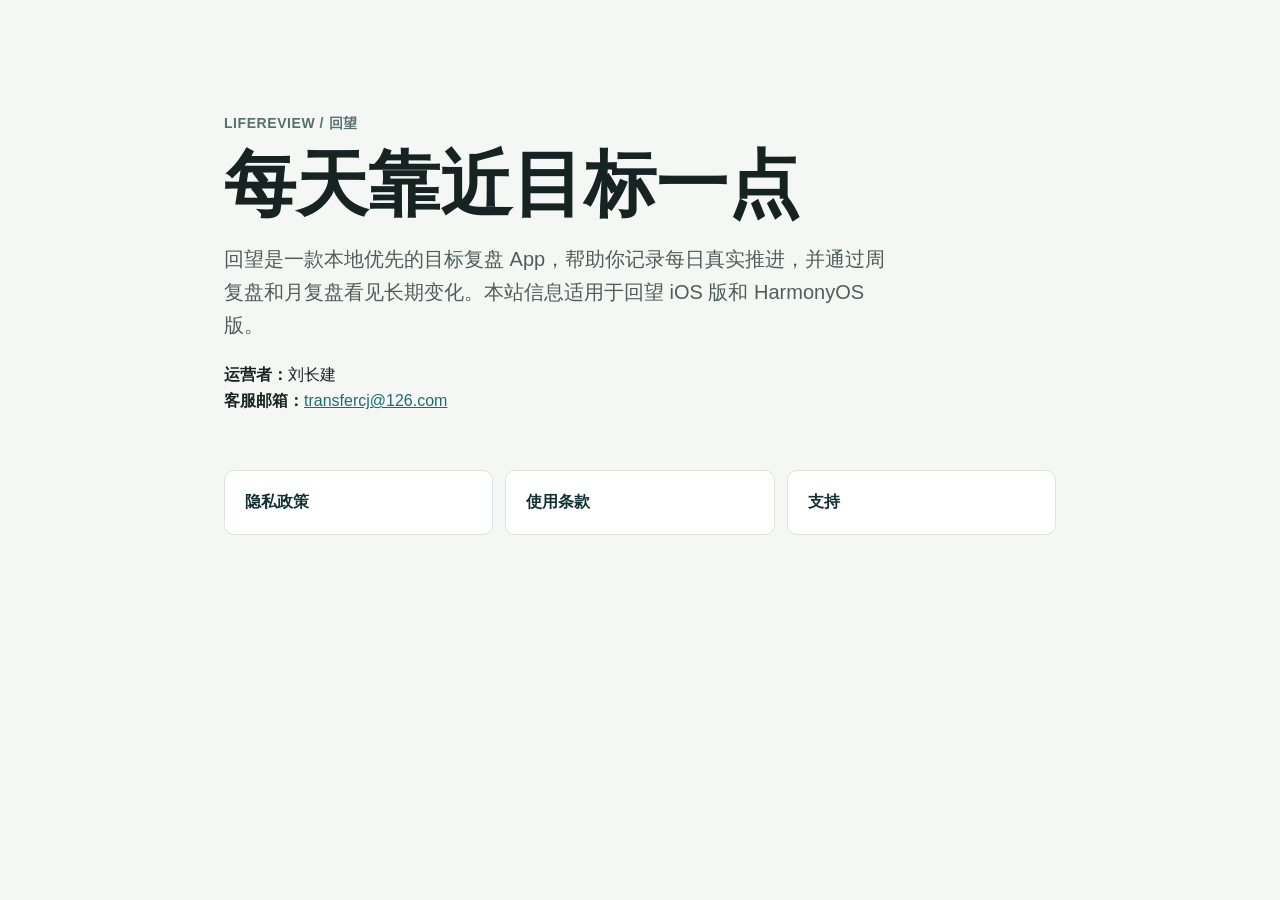
<file: index.html>
<!doctype html>
<html lang="zh-Hans">
<head>
  <meta charset="utf-8">
  <meta name="viewport" content="width=device-width, initial-scale=1">
  <title>回望 - 支持与法律信息</title>
  <link rel="stylesheet" href="styles.css">
</head>
<body>
  <main class="page">
    <section class="hero">
      <p class="eyebrow">LifeReview / 回望</p>
      <h1>每天靠近目标一点</h1>
      <p class="lead">回望是一款本地优先的目标复盘 App，帮助你记录每日真实推进，并通过周复盘和月复盘看见长期变化。本站信息适用于回望 iOS 版和 HarmonyOS 版。</p>
      <p><strong>运营者：</strong>刘长建<br><strong>客服邮箱：</strong><a href="mailto:transfercj@126.com">transfercj@126.com</a></p>
    </section>

    <section class="links" aria-label="支持与法律信息">
      <a href="privacy.html">隐私政策</a>
      <a href="terms.html">使用条款</a>
      <a href="support.html">支持</a>
    </section>
  </main>
</body>
</html>
</file>
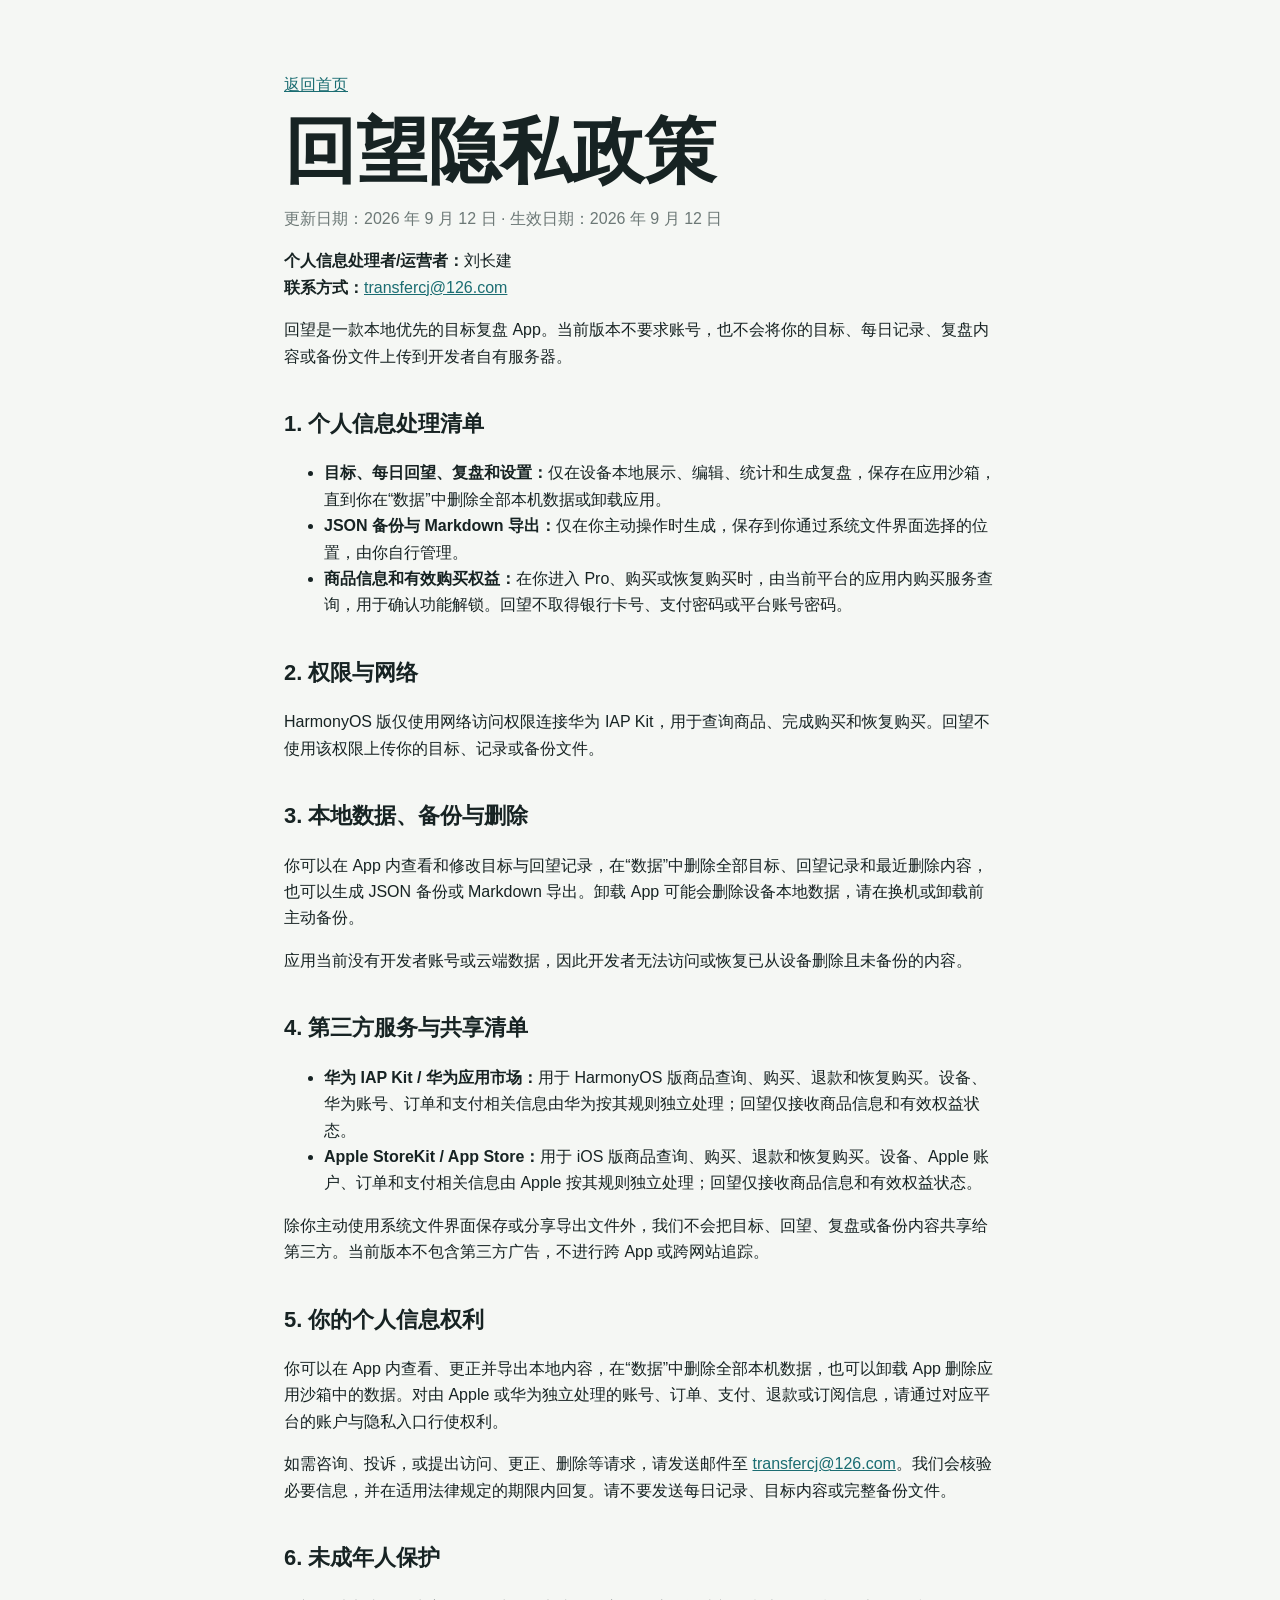
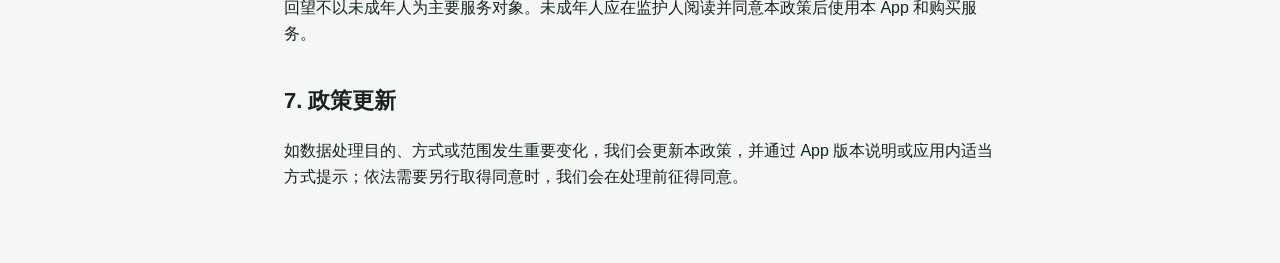
<file: privacy.html>
<!doctype html>
<html lang="zh-Hans">
<head>
  <meta charset="utf-8">
  <meta name="viewport" content="width=device-width, initial-scale=1">
  <title>回望隐私政策</title>
  <link rel="stylesheet" href="styles.css">
</head>
<body>
  <main class="page document">
    <p><a href="index.html">返回首页</a></p>
    <h1>回望隐私政策</h1>
    <p class="muted">更新日期：2026 年 9 月 12 日 · 生效日期：2026 年 9 月 12 日</p>
    <p><strong>个人信息处理者/运营者：</strong>刘长建<br><strong>联系方式：</strong><a href="mailto:transfercj@126.com">transfercj@126.com</a></p>

    <p>回望是一款本地优先的目标复盘 App。当前版本不要求账号，也不会将你的目标、每日记录、复盘内容或备份文件上传到开发者自有服务器。</p>

    <h2>1. 个人信息处理清单</h2>
    <ul>
      <li><strong>目标、每日回望、复盘和设置：</strong>仅在设备本地展示、编辑、统计和生成复盘，保存在应用沙箱，直到你在“数据”中删除全部本机数据或卸载应用。</li>
      <li><strong>JSON 备份与 Markdown 导出：</strong>仅在你主动操作时生成，保存到你通过系统文件界面选择的位置，由你自行管理。</li>
      <li><strong>商品信息和有效购买权益：</strong>在你进入 Pro、购买或恢复购买时，由当前平台的应用内购买服务查询，用于确认功能解锁。回望不取得银行卡号、支付密码或平台账号密码。</li>
    </ul>

    <h2>2. 权限与网络</h2>
    <p>HarmonyOS 版仅使用网络访问权限连接华为 IAP Kit，用于查询商品、完成购买和恢复购买。回望不使用该权限上传你的目标、记录或备份文件。</p>

    <h2>3. 本地数据、备份与删除</h2>
    <p>你可以在 App 内查看和修改目标与回望记录，在“数据”中删除全部目标、回望记录和最近删除内容，也可以生成 JSON 备份或 Markdown 导出。卸载 App 可能会删除设备本地数据，请在换机或卸载前主动备份。</p>
    <p>应用当前没有开发者账号或云端数据，因此开发者无法访问或恢复已从设备删除且未备份的内容。</p>

    <h2>4. 第三方服务与共享清单</h2>
    <ul>
      <li><strong>华为 IAP Kit / 华为应用市场：</strong>用于 HarmonyOS 版商品查询、购买、退款和恢复购买。设备、华为账号、订单和支付相关信息由华为按其规则独立处理；回望仅接收商品信息和有效权益状态。</li>
      <li><strong>Apple StoreKit / App Store：</strong>用于 iOS 版商品查询、购买、退款和恢复购买。设备、Apple 账户、订单和支付相关信息由 Apple 按其规则独立处理；回望仅接收商品信息和有效权益状态。</li>
    </ul>
    <p>除你主动使用系统文件界面保存或分享导出文件外，我们不会把目标、回望、复盘或备份内容共享给第三方。当前版本不包含第三方广告，不进行跨 App 或跨网站追踪。</p>

    <h2>5. 你的个人信息权利</h2>
    <p>你可以在 App 内查看、更正并导出本地内容，在“数据”中删除全部本机数据，也可以卸载 App 删除应用沙箱中的数据。对由 Apple 或华为独立处理的账号、订单、支付、退款或订阅信息，请通过对应平台的账户与隐私入口行使权利。</p>
    <p>如需咨询、投诉，或提出访问、更正、删除等请求，请发送邮件至 <a href="mailto:transfercj@126.com">transfercj@126.com</a>。我们会核验必要信息，并在适用法律规定的期限内回复。请不要发送每日记录、目标内容或完整备份文件。</p>

    <h2>6. 未成年人保护</h2>
    <p>回望不以未成年人为主要服务对象。未成年人应在监护人阅读并同意本政策后使用本 App 和购买服务。</p>

    <h2>7. 政策更新</h2>
    <p>如数据处理目的、方式或范围发生重要变化，我们会更新本政策，并通过 App 版本说明或应用内适当方式提示；依法需要另行取得同意时，我们会在处理前征得同意。</p>
  </main>
</body>
</html>
</file>
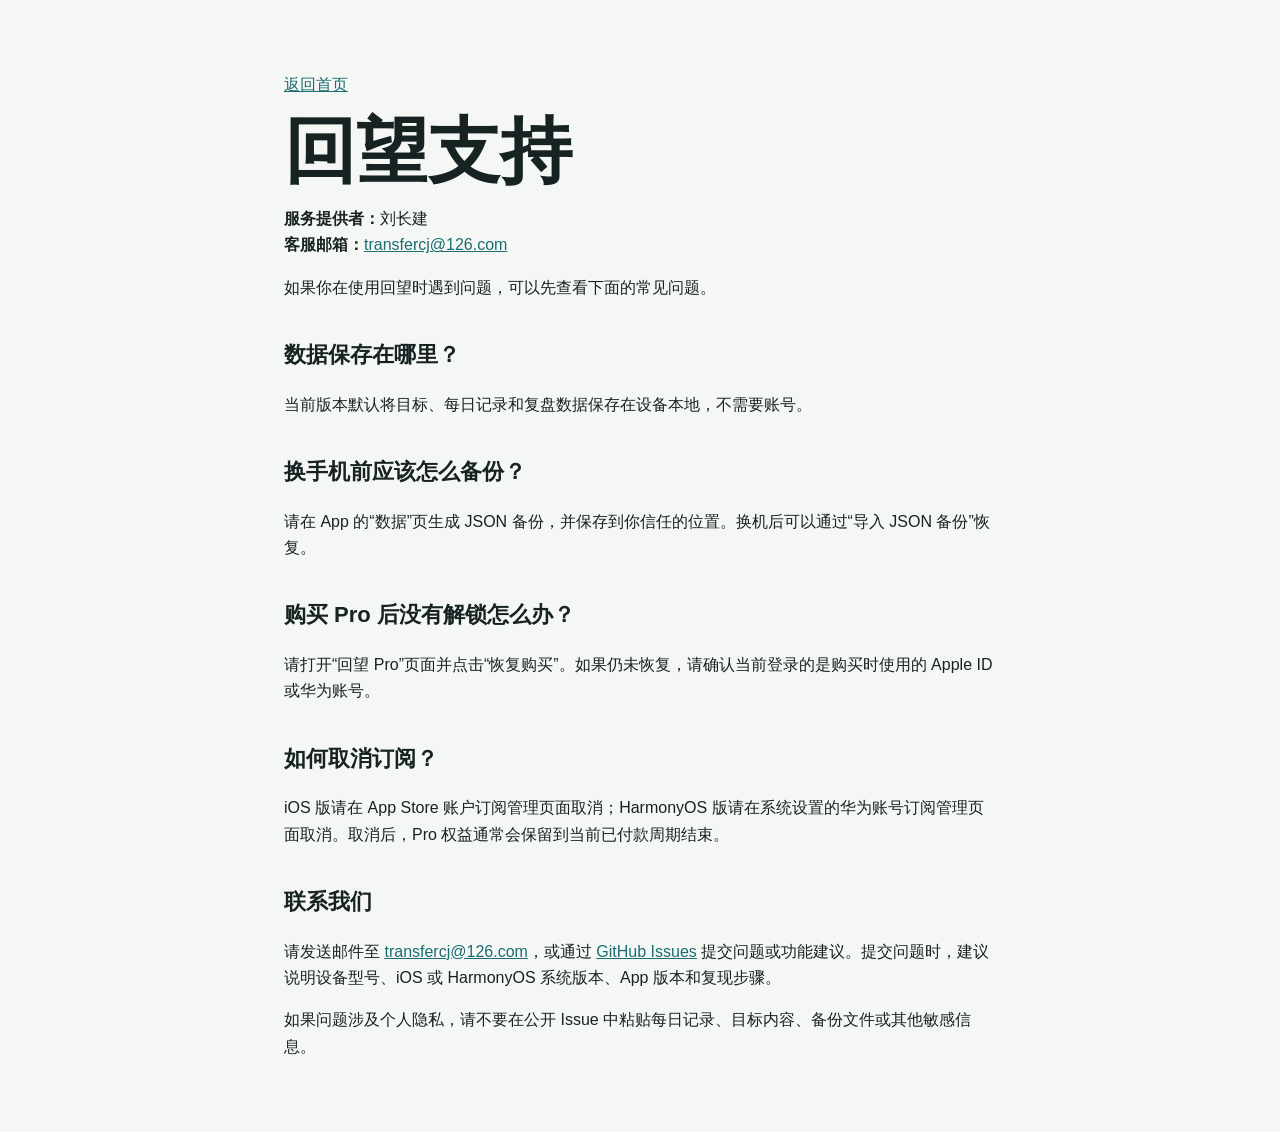
<file: support.html>
<!doctype html>
<html lang="zh-Hans">
<head>
  <meta charset="utf-8">
  <meta name="viewport" content="width=device-width, initial-scale=1">
  <title>回望支持</title>
  <link rel="stylesheet" href="styles.css">
</head>
<body>
  <main class="page document">
    <p><a href="index.html">返回首页</a></p>
    <h1>回望支持</h1>
    <p><strong>服务提供者：</strong>刘长建<br><strong>客服邮箱：</strong><a href="mailto:transfercj@126.com">transfercj@126.com</a></p>
    <p>如果你在使用回望时遇到问题，可以先查看下面的常见问题。</p>

    <h2>数据保存在哪里？</h2>
    <p>当前版本默认将目标、每日记录和复盘数据保存在设备本地，不需要账号。</p>

    <h2>换手机前应该怎么备份？</h2>
    <p>请在 App 的“数据”页生成 JSON 备份，并保存到你信任的位置。换机后可以通过“导入 JSON 备份”恢复。</p>

    <h2>购买 Pro 后没有解锁怎么办？</h2>
    <p>请打开“回望 Pro”页面并点击“恢复购买”。如果仍未恢复，请确认当前登录的是购买时使用的 Apple ID 或华为账号。</p>

    <h2>如何取消订阅？</h2>
    <p>iOS 版请在 App Store 账户订阅管理页面取消；HarmonyOS 版请在系统设置的华为账号订阅管理页面取消。取消后，Pro 权益通常会保留到当前已付款周期结束。</p>

    <h2>联系我们</h2>
    <p>请发送邮件至 <a href="mailto:transfercj@126.com">transfercj@126.com</a>，或通过 <a href="https://github.com/transfercj/lifereview-support/issues">GitHub Issues</a> 提交问题或功能建议。提交问题时，建议说明设备型号、iOS 或 HarmonyOS 系统版本、App 版本和复现步骤。</p>
    <p>如果问题涉及个人隐私，请不要在公开 Issue 中粘贴每日记录、目标内容、备份文件或其他敏感信息。</p>
  </main>
</body>
</html>
</file>
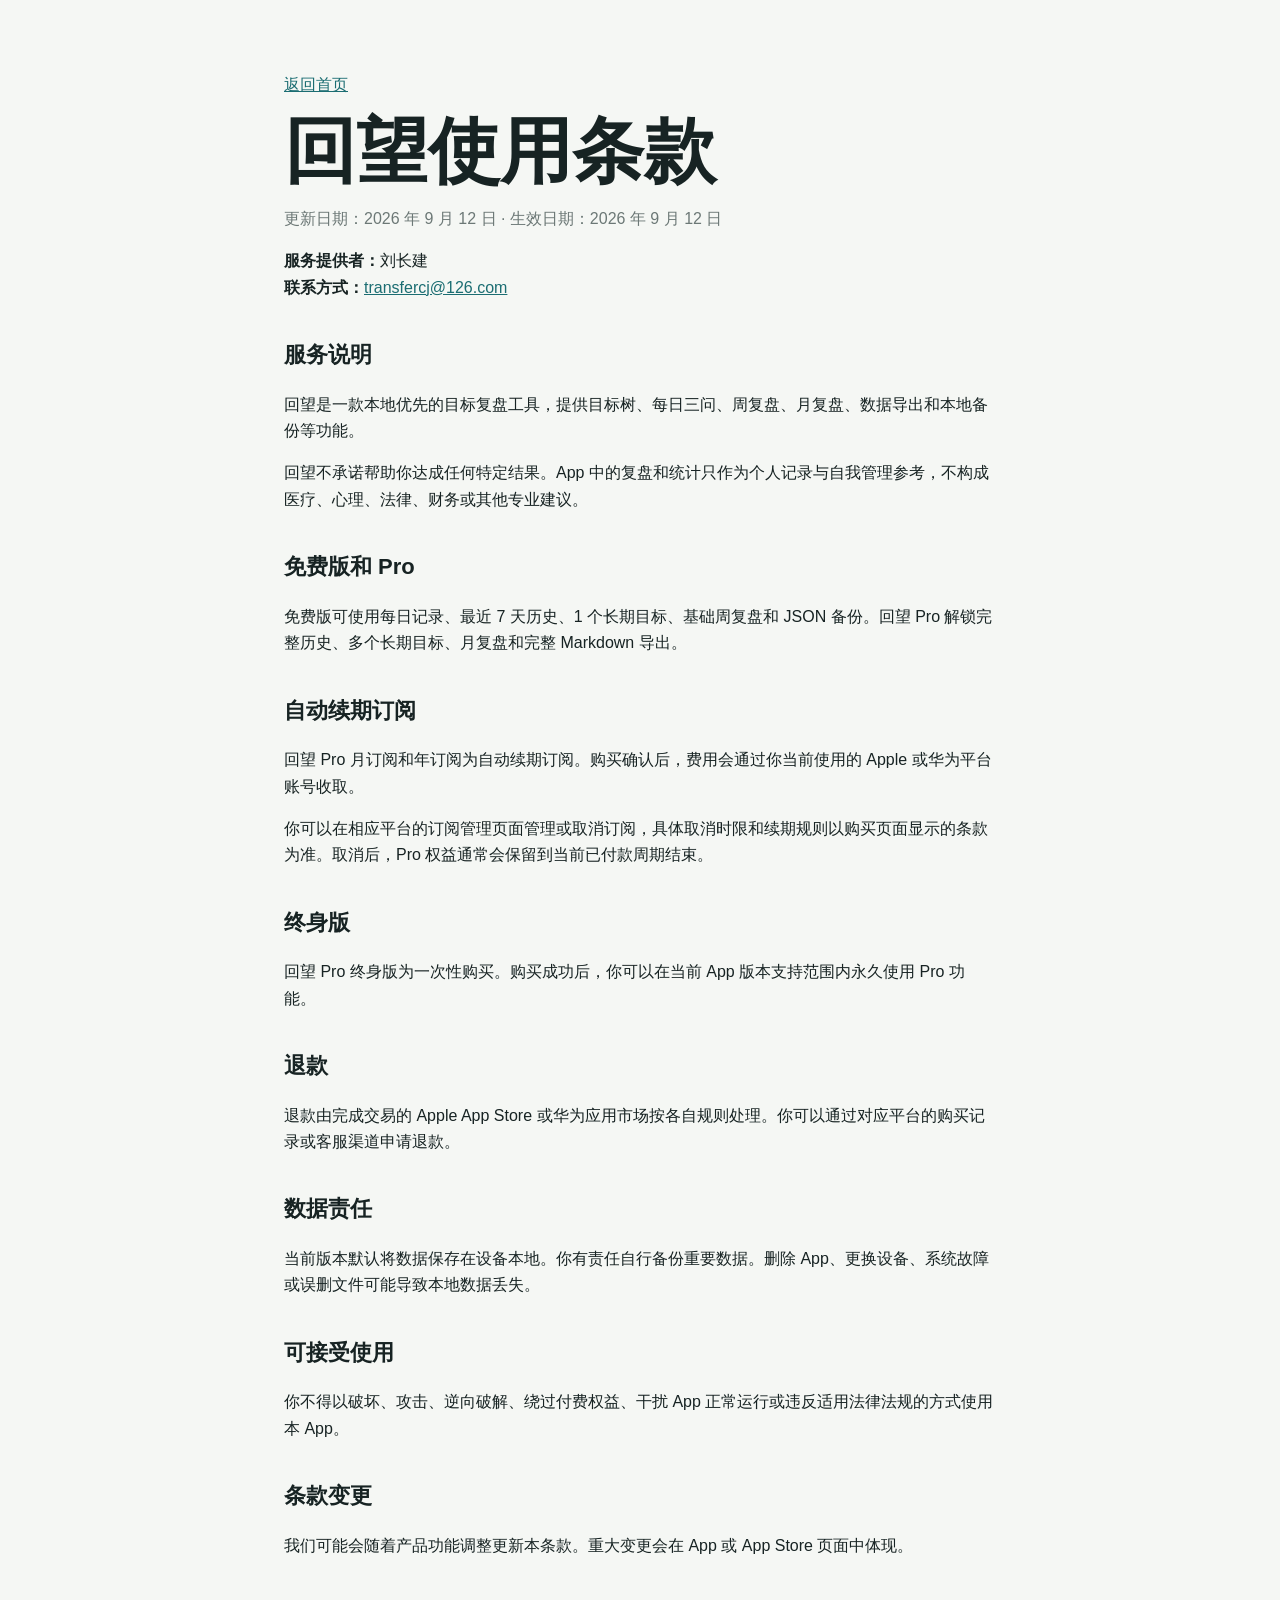
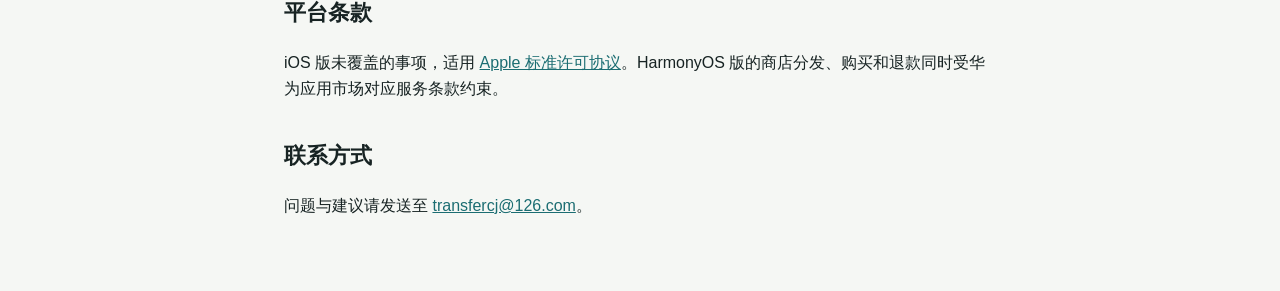
<file: terms.html>
<!doctype html>
<html lang="zh-Hans">
<head>
  <meta charset="utf-8">
  <meta name="viewport" content="width=device-width, initial-scale=1">
  <title>回望使用条款</title>
  <link rel="stylesheet" href="styles.css">
</head>
<body>
  <main class="page document">
    <p><a href="index.html">返回首页</a></p>
    <h1>回望使用条款</h1>
    <p class="muted">更新日期：2026 年 9 月 12 日 · 生效日期：2026 年 9 月 12 日</p>
    <p><strong>服务提供者：</strong>刘长建<br><strong>联系方式：</strong><a href="mailto:transfercj@126.com">transfercj@126.com</a></p>

    <h2>服务说明</h2>
    <p>回望是一款本地优先的目标复盘工具，提供目标树、每日三问、周复盘、月复盘、数据导出和本地备份等功能。</p>
    <p>回望不承诺帮助你达成任何特定结果。App 中的复盘和统计只作为个人记录与自我管理参考，不构成医疗、心理、法律、财务或其他专业建议。</p>

    <h2>免费版和 Pro</h2>
    <p>免费版可使用每日记录、最近 7 天历史、1 个长期目标、基础周复盘和 JSON 备份。回望 Pro 解锁完整历史、多个长期目标、月复盘和完整 Markdown 导出。</p>

    <h2>自动续期订阅</h2>
    <p>回望 Pro 月订阅和年订阅为自动续期订阅。购买确认后，费用会通过你当前使用的 Apple 或华为平台账号收取。</p>
    <p>你可以在相应平台的订阅管理页面管理或取消订阅，具体取消时限和续期规则以购买页面显示的条款为准。取消后，Pro 权益通常会保留到当前已付款周期结束。</p>

    <h2>终身版</h2>
    <p>回望 Pro 终身版为一次性购买。购买成功后，你可以在当前 App 版本支持范围内永久使用 Pro 功能。</p>

    <h2>退款</h2>
    <p>退款由完成交易的 Apple App Store 或华为应用市场按各自规则处理。你可以通过对应平台的购买记录或客服渠道申请退款。</p>

    <h2>数据责任</h2>
    <p>当前版本默认将数据保存在设备本地。你有责任自行备份重要数据。删除 App、更换设备、系统故障或误删文件可能导致本地数据丢失。</p>

    <h2>可接受使用</h2>
    <p>你不得以破坏、攻击、逆向破解、绕过付费权益、干扰 App 正常运行或违反适用法律法规的方式使用本 App。</p>

    <h2>条款变更</h2>
    <p>我们可能会随着产品功能调整更新本条款。重大变更会在 App 或 App Store 页面中体现。</p>

    <h2>平台条款</h2>
    <p>iOS 版未覆盖的事项，适用 <a href="https://www.apple.com/legal/internet-services/itunes/dev/stdeula/">Apple 标准许可协议</a>。HarmonyOS 版的商店分发、购买和退款同时受华为应用市场对应服务条款约束。</p>

    <h2>联系方式</h2>
    <p>问题与建议请发送至 <a href="mailto:transfercj@126.com">transfercj@126.com</a>。</p>
  </main>
</body>
</html>
</file>
<file: styles.css>
body {
  margin: 0;
  color: #172323;
  background: #f5f7f4;
  font-family: -apple-system, BlinkMacSystemFont, "Segoe UI", sans-serif;
  line-height: 1.65;
}

a {
  color: #1b6d72;
}

.page {
  box-sizing: border-box;
  width: min(880px, 100%);
  margin: 0 auto;
  padding: 56px 24px;
}

.hero {
  padding: 56px 0 40px;
}

.eyebrow {
  margin: 0 0 12px;
  color: #55706d;
  font-size: 14px;
  font-weight: 700;
  letter-spacing: .04em;
  text-transform: uppercase;
}

h1 {
  margin: 0 0 16px;
  font-size: clamp(36px, 7vw, 72px);
  line-height: 1.05;
}

h2 {
  margin-top: 36px;
  font-size: 22px;
}

.lead {
  max-width: 680px;
  color: #4e5e5c;
  font-size: 20px;
}

.links {
  display: grid;
  grid-template-columns: repeat(auto-fit, minmax(180px, 1fr));
  gap: 12px;
}

.links a {
  display: block;
  padding: 18px 20px;
  color: #123235;
  background: #ffffff;
  border: 1px solid #dce5df;
  border-radius: 10px;
  font-weight: 700;
  text-decoration: none;
}

.document {
  max-width: 760px;
}

.muted {
  color: #6c7876;
}
</file>
